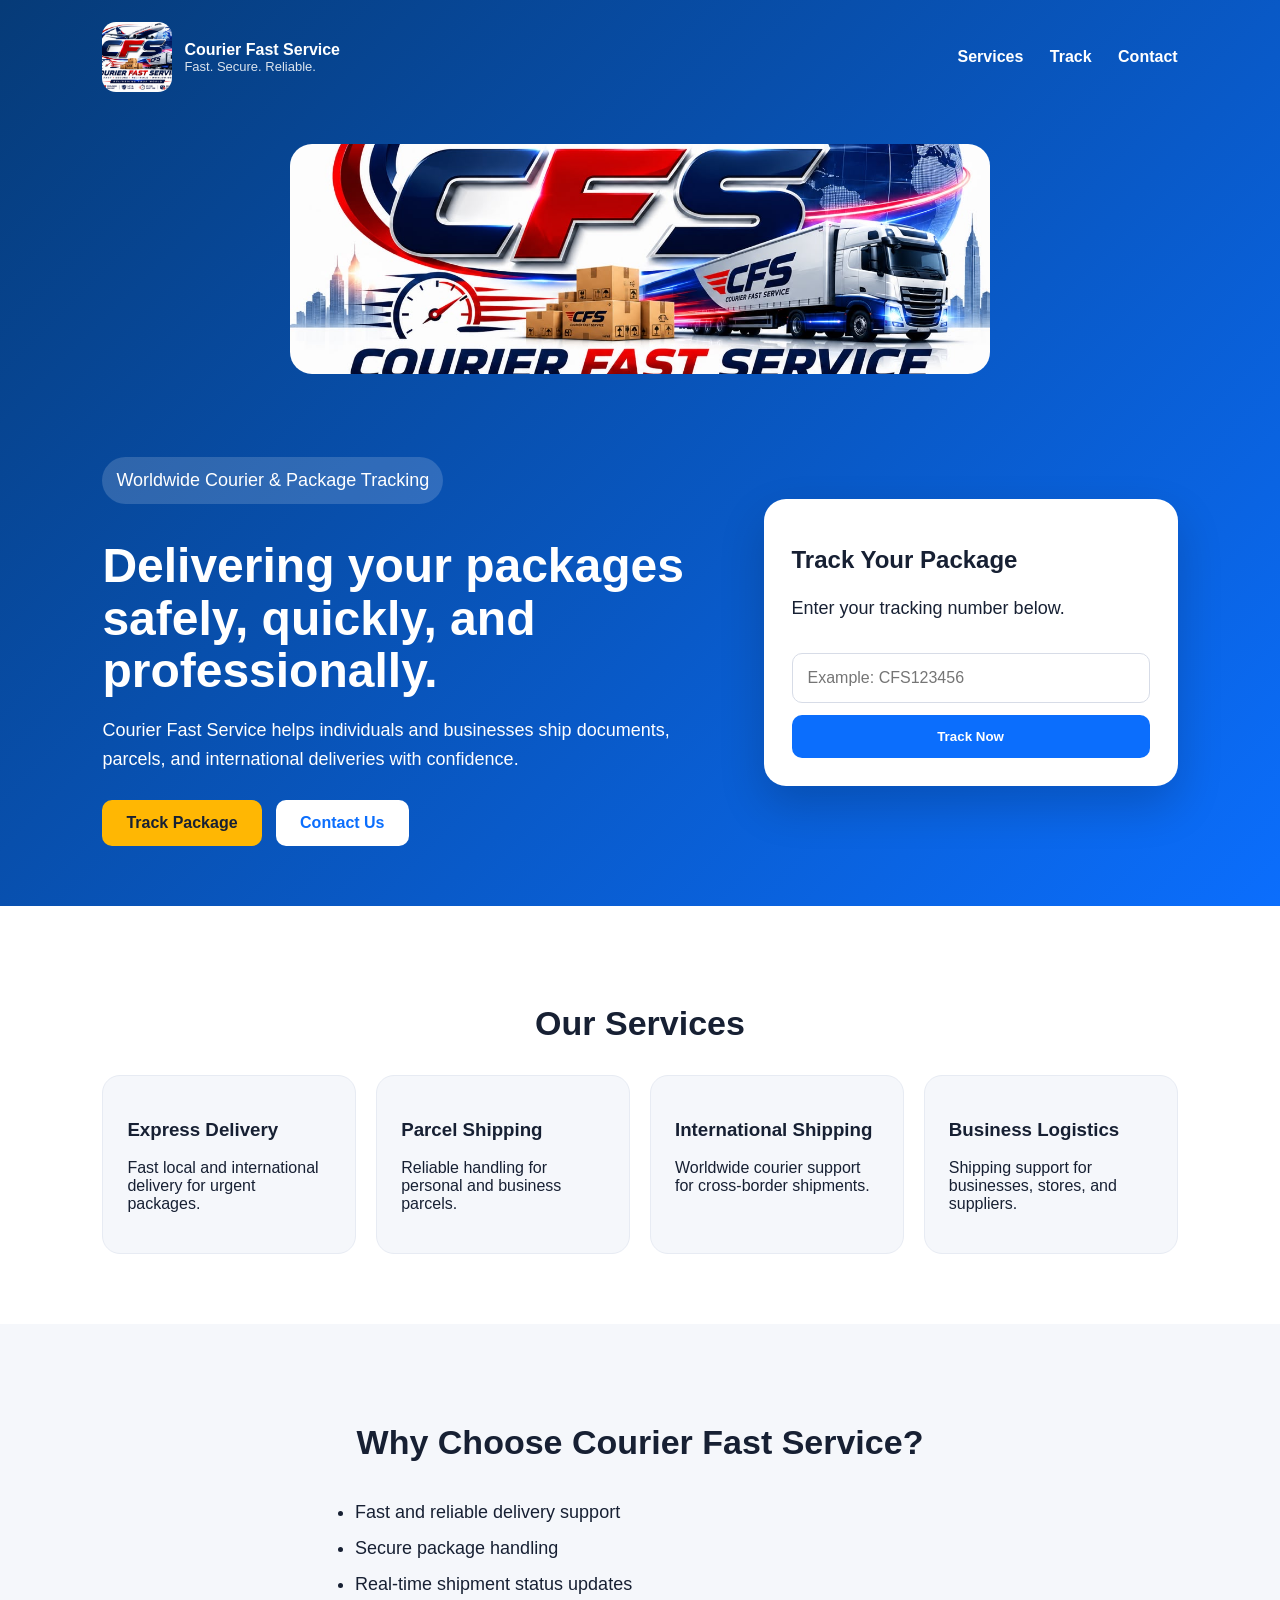
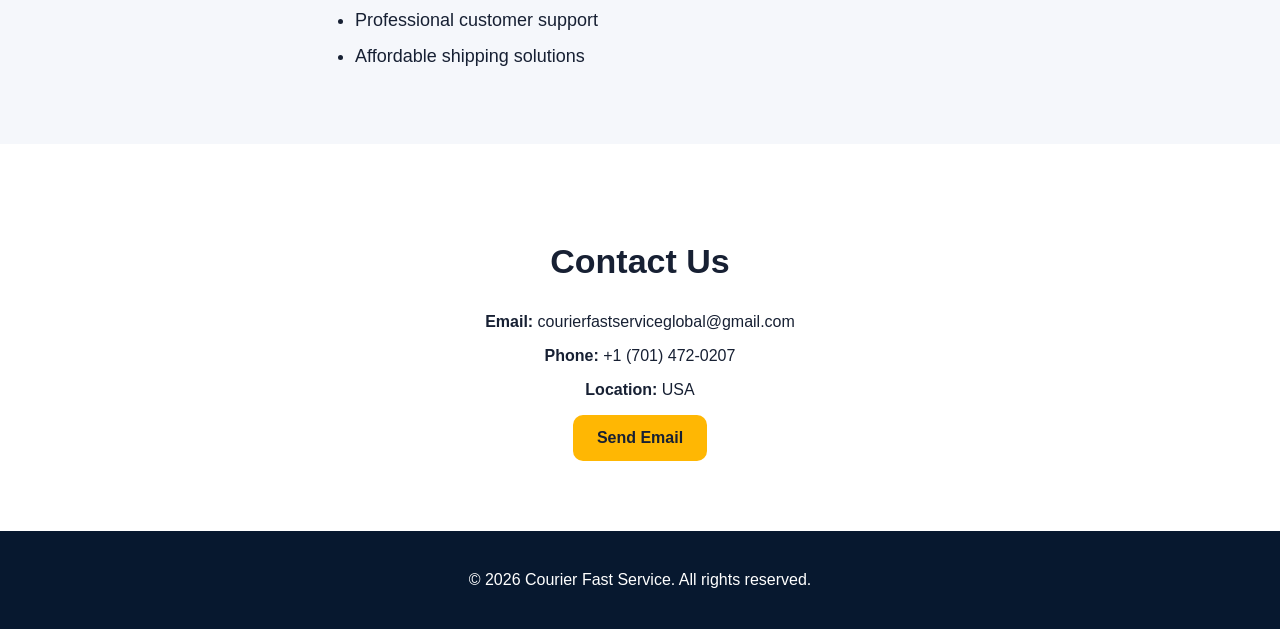
<file: index.html>
<!DOCTYPE html>
<html lang="en">
<head>
  <meta charset="UTF-8" />
  <meta name="viewport" content="width=device-width, initial-scale=1.0" />
  <title>Courier Fast Service</title>
  <link rel="stylesheet" href="style.css" />
</head>
<body>
  <header class="header">
    <nav class="nav">
      <div class="brand">
        <img src="IMG-20260707-WA0000.jpg" alt="Courier Fast Service" class="logo">
        <div>
          <strong>Courier Fast Service</strong>
          <span>Fast. Secure. Reliable.</span>
        </div>
      </div>
      <div class="nav-links">
        <a href="#services">Services</a>
        <a href="#track">Track</a>
        <a href="#contact">Contact</a>
      </div>
    </nav>

    <section class="hero">
      <div class="hero-image">
        <img src="IMG-20260707-WA0000.jpg" alt="Courier Fast Service Banner">
    </div>
      <div class="hero-text">
        <p class="badge">Worldwide Courier & Package Tracking</p>
        <h1>Delivering your packages safely, quickly, and professionally.</h1>
        <p>Courier Fast Service helps individuals and businesses ship documents, parcels, and international deliveries with confidence.</p>
        <div class="hero-buttons">
          <a href="#track" class="btn primary">Track Package</a>
          <a href="#contact" class="btn secondary">Contact Us</a>
        </div>
      </div>

      <div class="track-card" id="track">
        <h2>Track Your Package</h2>
        <p>Enter your tracking number below.</p>
        <input id="trackingInput" type="text" placeholder="Example: CFS123456" />
        <button onclick="trackPackage()">Track Now</button>
        <div id="trackingResult" class="result"></div>
      </div>
    </section>
  </header>

  <main>
    <section class="section" id="services">
      <h2>Our Services</h2>
      <div class="cards">
        <div class="card"><h3>Express Delivery</h3><p>Fast local and international delivery for urgent packages.</p></div>
        <div class="card"><h3>Parcel Shipping</h3><p>Reliable handling for personal and business parcels.</p></div>
        <div class="card"><h3>International Shipping</h3><p>Worldwide courier support for cross-border shipments.</p></div>
        <div class="card"><h3>Business Logistics</h3><p>Shipping support for businesses, stores, and suppliers.</p></div>
      </div>
    </section>

    <section class="section about">
      <h2>Why Choose Courier Fast Service?</h2>
      <ul>
        <li>Fast and reliable delivery support</li>
        <li>Secure package handling</li>
        <li>Real-time shipment status updates</li>
        <li>Professional customer support</li>
        <li>Affordable shipping solutions</li>
      </ul>
    </section>

    <section class="section contact" id="contact">
      <h2>Contact Us</h2>
      <p><strong>Email:</strong> courierfastserviceglobal@gmail.com</p>
      <p><strong>Phone:</strong> +1 (701) 472-0207</p>
      <p><strong>Location:</strong> USA</p>
      <a class="btn primary" href="mailto:courierfastserviceglobal@gmail.com">Send Email</a>
    </section>
  </main>

  <footer>
    <p>© 2026 Courier Fast Service. All rights reserved.</p>
  </footer>

  <script src="script.js"></script>
</body>
</html>
</file>
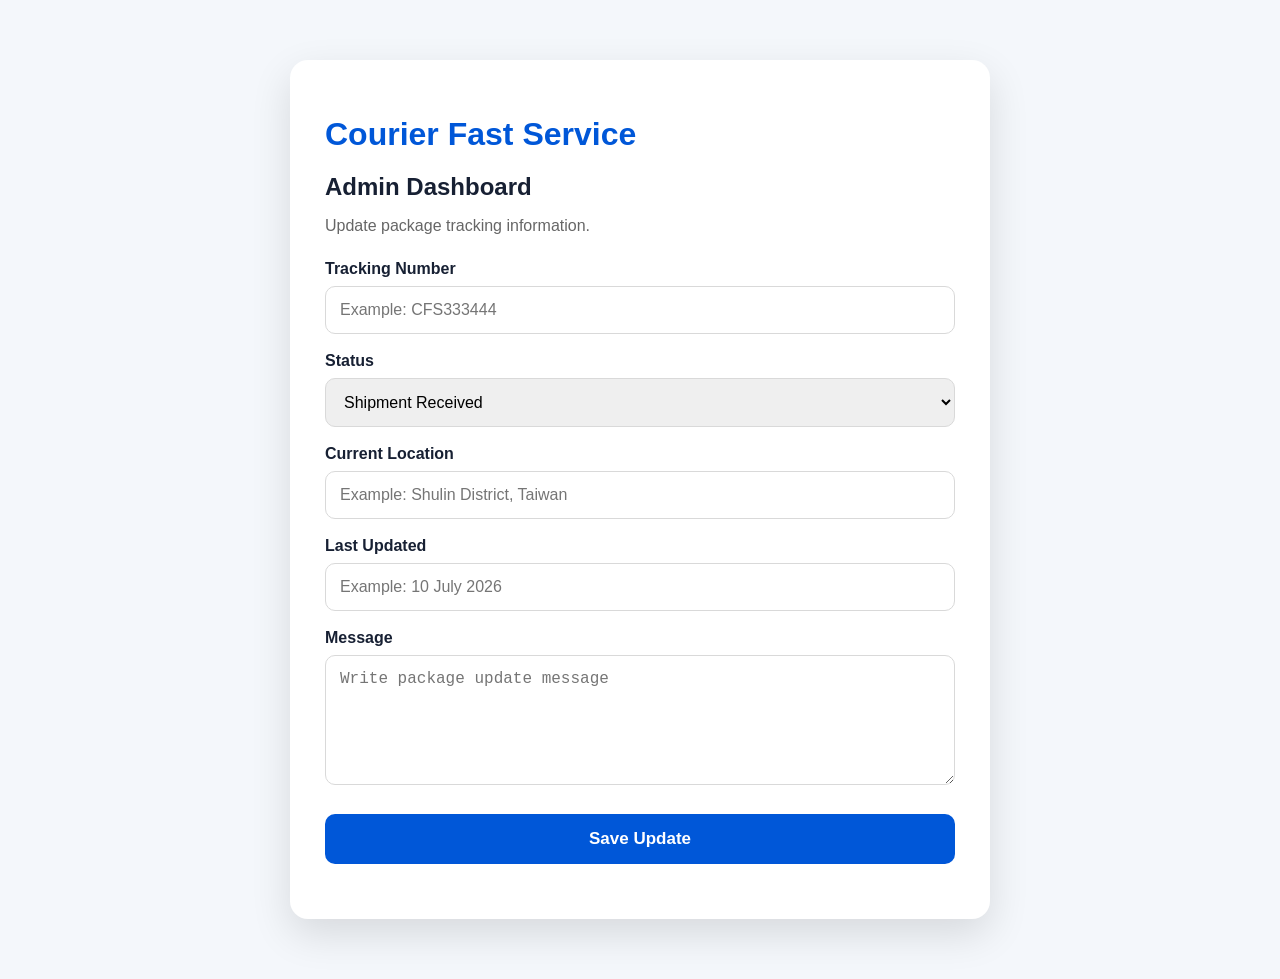
<file: admin.html>
<!DOCTYPE html>
<html lang="en">
<head>
  <meta charset="UTF-8">
  <meta name="viewport" content="width=device-width, initial-scale=1.0">
  <title>Courier Fast Service Admin</title>
  <link rel="stylesheet" href="style.css">
</head>
<body>

  <main class="admin-page">
    <div class="admin-card">
      <h1>Courier Fast Service</h1>
      <h2>Admin Dashboard</h2>
      <p>Update package tracking information.</p>

      <label>Tracking Number</label>
      <input id="adminTrackingNumber" type="text" placeholder="Example: CFS333444">

      <label>Status</label>
      <select id="adminStatus">
        <option value="Shipment Received">Shipment Received</option>
        <option value="Processing">Processing</option>
        <option value="In Transit">In Transit</option>
        <option value="Out for Delivery">Out for Delivery</option>
        <option value="Delivered">Delivered</option>
      </select>

      <label>Current Location</label>
      <input id="adminLocation" type="text" placeholder="Example: Shulin District, Taiwan">

      <label>Last Updated</label>
      <input id="adminUpdated" type="text" placeholder="Example: 10 July 2026">

      <label>Message</label>
      <textarea id="adminMessage" placeholder="Write package update message"></textarea>

      <button onclick="saveTrackingUpdate()">Save Update</button>

      <div id="adminResult"></div>
    </div>
  </main>

  <script>
    function saveTrackingUpdate() {
      const trackingNumber = document.getElementById("adminTrackingNumber").value.trim().toUpperCase();
      const status = document.getElementById("adminStatus").value;
      const location = document.getElementById("adminLocation").value.trim();
      const updated = document.getElementById("adminUpdated").value.trim();
      const message = document.getElementById("adminMessage").value.trim();
      const result = document.getElementById("adminResult");

      if (!trackingNumber || !location || !updated || !message) {
        result.innerHTML = "<p style='color:#c00000;'><strong>Please fill all fields.</strong></p>";
        return;
      }

      const packageData = {
        status: status,
        location: location,
        updated: updated,
        message: message
      };

      localStorage.setItem(trackingNumber, JSON.stringify(packageData));

      result.innerHTML = `
        <div style="margin-top:20px;padding:15px;background:#eaf8ef;border-radius:10px;color:#065f46;">
          <strong>Update saved successfully.</strong><br>
          Tracking Number: ${trackingNumber}<br>
          Status: ${status}
        </div>
      `;
    }
  </script>

</body>
                                                                               </html>
</file>
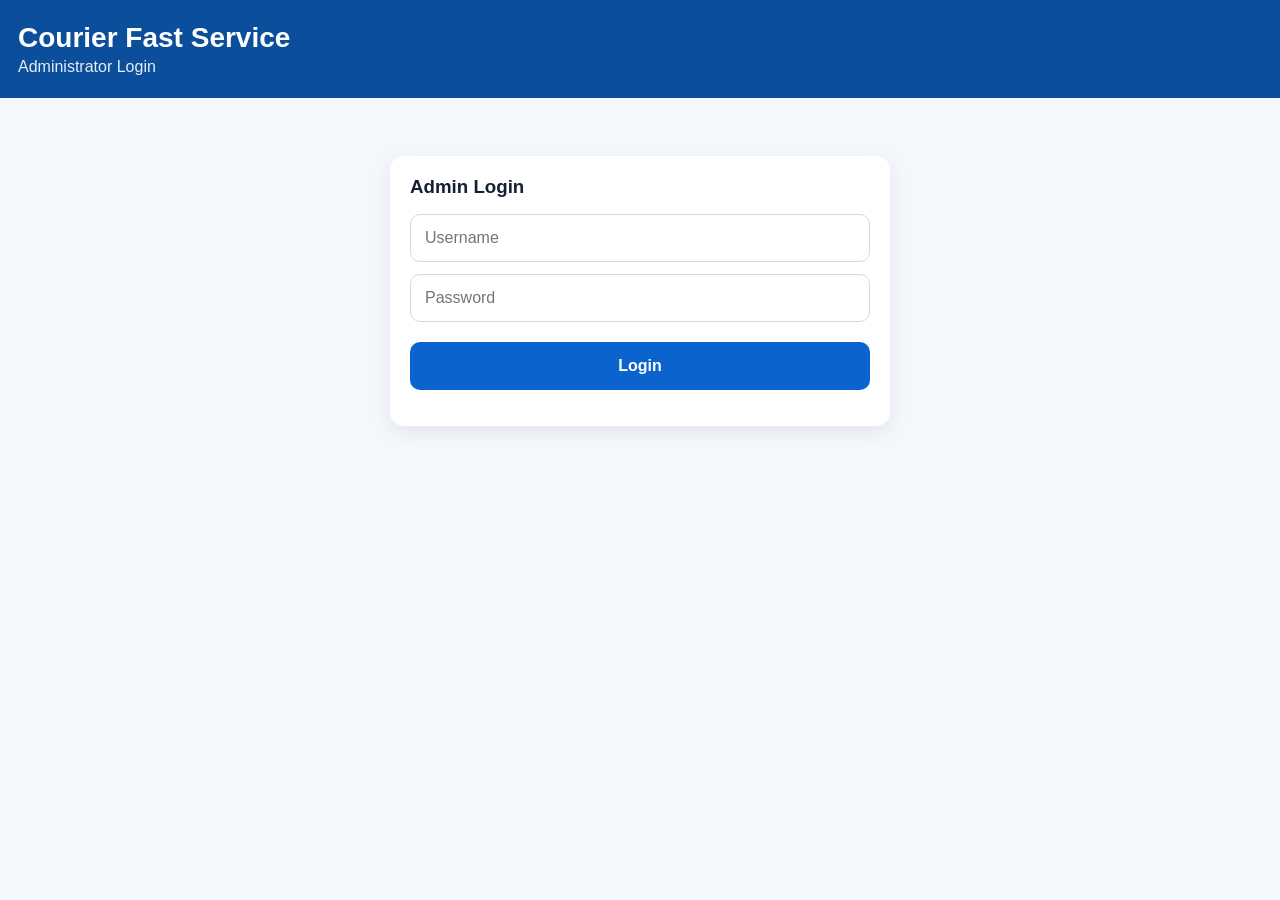
<file: v2/dashboard.html>
<!DOCTYPE html>
<html lang="en">
<head>
  <meta charset="UTF-8" />
  <meta name="viewport" content="width=device-width, initial-scale=1.0" />

  <title>Courier Fast Service - Admin Dashboard</title>

  <script>
    if (sessionStorage.getItem("cfsAdminLoggedIn") !== "true") {
      window.location.replace("login.html");
    }
  </script>

  <link rel="stylesheet" href="style.css" />
</head>

<body>

  <header class="topbar">
    <div>
      <h2>Courier Fast Service</h2>
      <p>Admin Dashboard</p>
    </div>

    <button
      type="button"
      id="logoutButton"
      class="logout-button"
    >
      Logout
    </button>
  </header>

  <main class="dashboard">

    <section class="statistics-grid">

      <article class="stat-card stat-total">
        <div class="stat-icon">📦</div>
        <div>
          <p>Total Shipments</p>
          <h3 id="totalShipments">0</h3>
        </div>
      </article>

      <article class="stat-card stat-transit">
        <div class="stat-icon">🚚</div>
        <div>
          <p>In Transit</p>
          <h3 id="inTransitCount">0</h3>
        </div>
      </article>

      <article class="stat-card stat-delivery">
        <div class="stat-icon">🚛</div>
        <div>
          <p>Out For Delivery</p>
          <h3 id="outForDeliveryCount">0</h3>
        </div>
      </article>

      <article class="stat-card stat-delivered">
        <div class="stat-icon">✅</div>
        <div>
          <p>Delivered</p>
          <h3 id="deliveredCount">0</h3>
        </div>
      </article>

      <article class="stat-card stat-pending">
        <div class="stat-icon">⏳</div>
        <div>
          <p>Pending</p>
          <h3 id="pendingCount">0</h3>
        </div>
      </article>

    </section>

    <section class="card">
      <h3>Create / Update Shipment</h3>

      <input
        type="text"
        id="trackingNumber"
        placeholder="Tracking Number (Leave empty for auto)"
      />

      <input
        type="text"
        id="senderName"
        placeholder="Sender Name"
      />

      <input
        type="text"
        id="senderPhone"
        placeholder="Sender Phone (Optional)"
      />

      <input
        type="email"
        id="senderEmail"
        placeholder="Sender Email (Optional)"
      />

      <textarea
        id="senderAddress"
        placeholder="Sender Address (Optional)"
      ></textarea>

      <input
        type="text"
        id="receiverName"
        placeholder="Receiver Name"
      />

      <input
        type="text"
        id="receiverPhone"
        placeholder="Receiver Phone (Optional)"
      />

      <input
        type="email"
        id="receiverEmail"
        placeholder="Receiver Email (Optional)"
      />

      <textarea
        id="receiverAddress"
        placeholder="Receiver Address (Optional)"
      ></textarea>

      <input
        type="text"
        id="origin"
        placeholder="Origin Country"
      />

      <input
        type="text"
        id="destination"
        placeholder="Destination Country"
      />

      <input
        type="text"
        id="currentLocation"
        placeholder="Current Location"
      />

      <textarea
        id="updateNote"
        placeholder="Update Note (Optional)"
      ></textarea>

      <input
        type="text"
        id="weight"
        placeholder="Package Weight (Optional)"
      />

      <input
        type="text"
        id="description"
        placeholder="Package Description (Optional)"
      />

      <input
        type="date"
        id="deliveryDate"
      />

      <label for="packagePhoto">
        Package Photo or Document (Optional)
      </label>

      <input
        type="file"
        id="packagePhoto"
        accept="image/*,.pdf"
      />

      <select id="status">
        <option value="Shipment Created">Shipment Created</option>
        <option value="Picked Up">Picked Up</option>
        <option value="In Transit">In Transit</option>
        <option value="Arrived At Sorting Center">Arrived At Sorting Center</option>
        <option value="Departed Sorting Center">Departed Sorting Center</option>
        <option value="Customs Clearance">Customs Clearance</option>
        <option value="Released By Customs">Released By Customs</option>
        <option value="Flight Dispatched">Flight Dispatched</option>
        <option value="Arrived Destination Country">Arrived Destination Country</option>
        <option value="Out For Delivery">Out For Delivery</option>
        <option value="Delivered">Delivered</option>
        <option value="Delivery Attempt Failed">Delivery Attempt Failed</option>
        <option value="On Hold">On Hold</option>
        <option value="Returned To Sender">Returned To Sender</option>
      </select>

      <button
        type="button"
        id="saveShipment"
      >
        Save Shipment
      </button>
    </section>

    <section class="card">
      <h3>Search Shipment</h3>

      <input
        type="text"
        id="searchTrackingNumber"
        placeholder="Enter Tracking Number"
        autocomplete="off"
      />

      <button
        type="button"
        id="searchShipmentButton"
      >
        Search Shipment
      </button>

      <button
        type="button"
        id="clearSearchButton"
      >
        Show All Shipments
      </button>

      <div id="searchMessage"></div>
    </section>

    <section class="card">
      <h3>Live Shipments</h3>

      <div id="shipmentList">
        Loading shipments...
      </div>
    </section>

  </main>

  <script type="module" src="shipment.js"></script>

  <script>
    document
      .getElementById("logoutButton")
      .addEventListener("click", function () {
        sessionStorage.removeItem("cfsAdminLoggedIn");
        window.location.replace("login.html");
      });
  </script>

</body>
  </html>
</file>
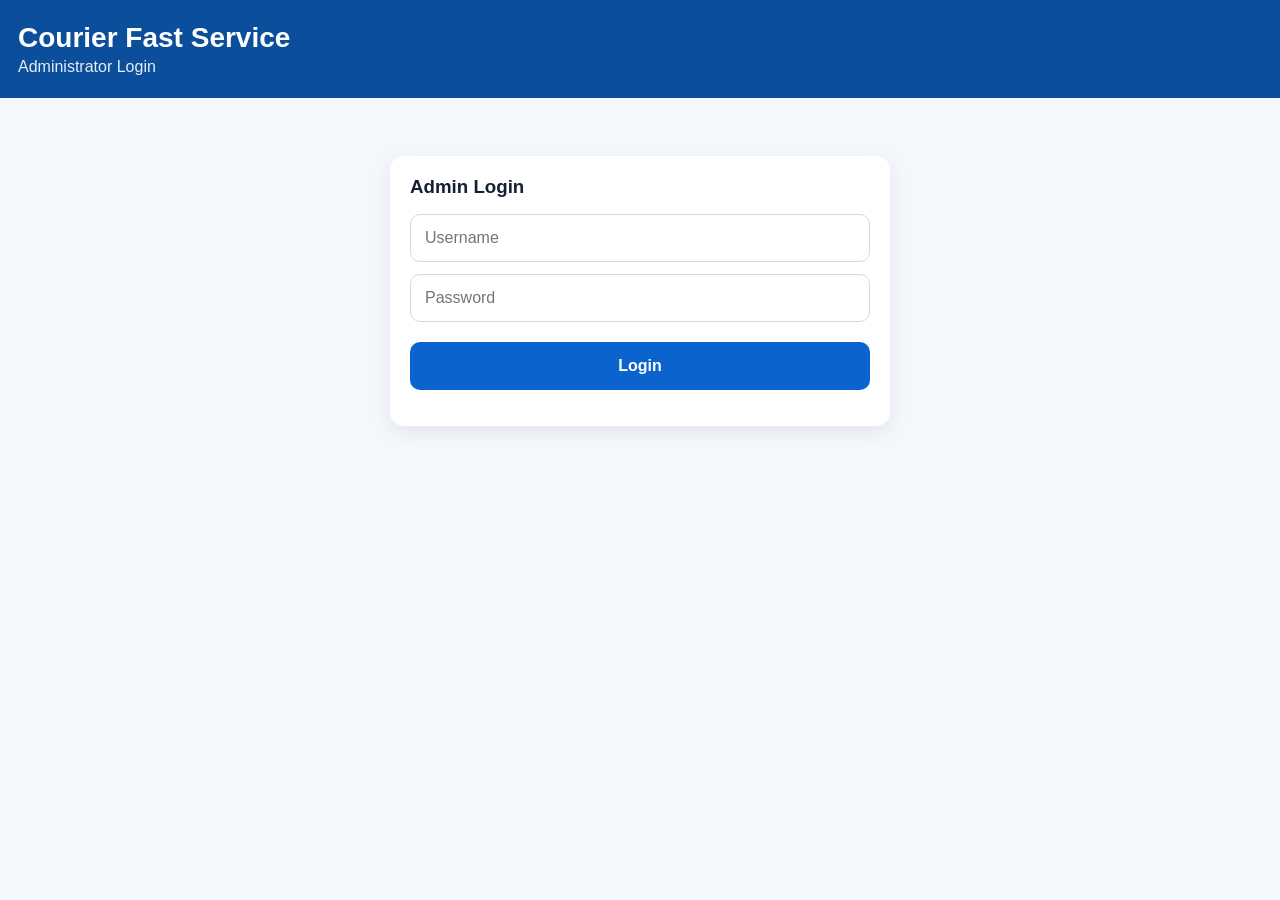
<file: v2/login.html>
<!DOCTYPE html>
<html lang="en">
<head>
  <meta charset="UTF-8" />
  <meta name="viewport" content="width=device-width, initial-scale=1.0" />

  <title>Courier Fast Service - Admin Login</title>

  <link rel="stylesheet" href="style.css" />
</head>

<body>

  <header class="topbar">
    <div>
      <h2>Courier Fast Service</h2>
      <p>Administrator Login</p>
    </div>
  </header>

  <main class="dashboard">

    <section
      class="card"
      style="max-width:500px;margin:40px auto;"
    >

      <h3>Admin Login</h3>

      <input
        type="text"
        id="username"
        placeholder="Username"
        autocomplete="username"
      />

      <input
        type="password"
        id="password"
        placeholder="Password"
        autocomplete="current-password"
      />

      <button
        type="button"
        id="loginButton"
      >
        Login
      </button>

      <p
        id="loginMessage"
        style="
          margin-top:15px;
          color:#c00000;
          font-weight:bold;
        "
      ></p>

    </section>

  </main>

  <script type="module">
    import {
      loginAdmin,
      redirectLoggedInAdmin
    } from "./auth.js";

    redirectLoggedInAdmin();

    const usernameInput =
      document.getElementById("username");

    const passwordInput =
      document.getElementById("password");

    const loginButton =
      document.getElementById("loginButton");

    const loginMessage =
      document.getElementById("loginMessage");

    function attemptLogin() {
      const username = usernameInput.value;
      const password = passwordInput.value;

      if (loginAdmin(username, password)) {
        loginMessage.textContent = "";
        window.location.replace("dashboard.html");
      } else {
        loginMessage.textContent =
          "Incorrect username or password.";
      }
    }

    loginButton.addEventListener(
      "click",
      attemptLogin
    );

    document.addEventListener(
      "keydown",
      (event) => {
        if (event.key === "Enter") {
          attemptLogin();
        }
      }
    );
  </script>

</body>
</html>
</file>
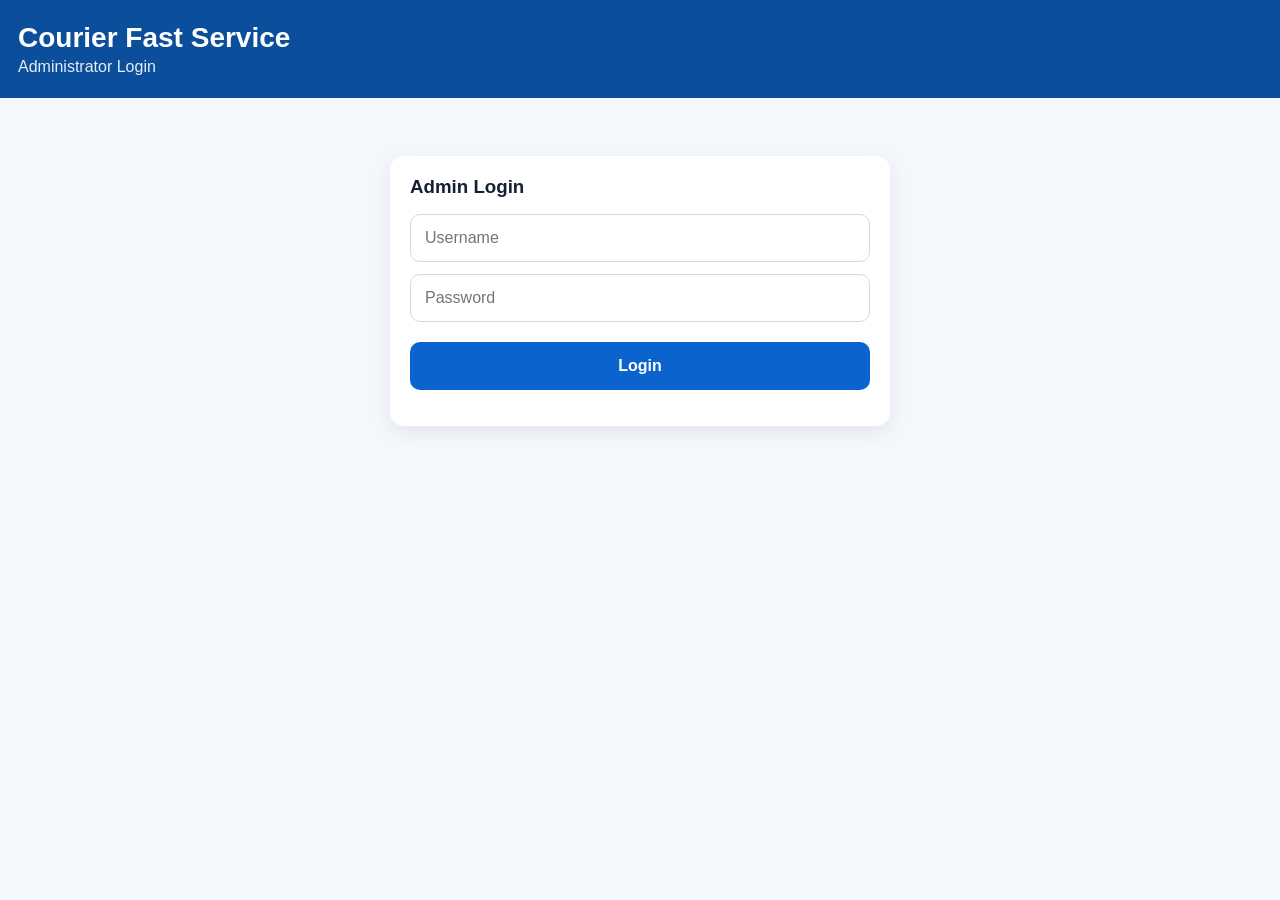
<file: v2/messages.html>
<!DOCTYPE html>
<html lang="en">
<head>
  <meta charset="UTF-8" />

  <meta
    name="viewport"
    content="width=device-width, initial-scale=1.0"
  />

  <title>Customer Messages - Courier Fast Service</title>

  <script>
    if (
      sessionStorage.getItem("cfsAdminLoggedIn") !== "true"
    ) {
      window.location.replace("login.html");
    }
  </script>

  <link rel="stylesheet" href="style.css" />

  <style>
    body {
      background: #f4f7fb;
    }

    .messages-page {
      width: min(100%, 1000px);
      margin: 0 auto;
      padding: 20px;
    }

    .page-header {
      display: flex;
      justify-content: space-between;
      align-items: center;
      gap: 15px;
      background: linear-gradient(
        135deg,
        #0b4f9c,
        #0b63ce
      );
      color: white;
      padding: 22px;
      border-radius: 0 0 16px 16px;
      margin-bottom: 20px;
    }

    .page-header h1 {
      margin: 0 0 5px;
      font-size: 28px;
    }

    .page-header p {
      margin: 0;
      opacity: 0.9;
    }

    .header-buttons {
      display: flex;
      gap: 10px;
    }

    .header-buttons button {
      width: auto;
      margin: 0;
      padding: 11px 16px;
    }

    .back-button {
      background: rgba(255, 255, 255, 0.18);
      border: 1px solid rgba(255, 255, 255, 0.4);
    }

    .logout-button {
      background: #c62828;
    }

    .message-card {
      background: white;
      border-radius: 14px;
      padding: 20px;
      margin-bottom: 18px;
      box-shadow: 0 6px 20px rgba(0, 0, 0, 0.08);
    }

    .message-card h2,
    .message-card h3 {
      margin-top: 0;
      color: #172033;
    }

    .search-row {
      display: grid;
      grid-template-columns: 1fr auto;
      gap: 10px;
    }

    .search-row input {
      margin: 0;
    }

    .search-row button {
      width: auto;
      margin: 0;
      padding-left: 24px;
      padding-right: 24px;
    }

    .shipment-summary {
      background: #eef5ff;
      border: 1px solid #cfe0f7;
      border-radius: 12px;
      padding: 18px;
      margin-top: 18px;
    }

    .shipment-summary h3 {
      color: #0b4f9c;
      margin-bottom: 14px;
    }

    .summary-grid {
      display: grid;
      grid-template-columns: repeat(
        2,
        minmax(0, 1fr)
      );
      gap: 12px;
    }

    .summary-item {
      background: white;
      border-radius: 10px;
      padding: 12px;
      border: 1px solid #dbe5f2;
    }

    .summary-label {
      display: block;
      color: #64748b;
      font-size: 12px;
      font-weight: 700;
      text-transform: uppercase;
      margin-bottom: 5px;
    }

    .summary-value {
      color: #172033;
      font-weight: 700;
      overflow-wrap: anywhere;
    }

    .message-form {
      display: none;
      margin-top: 20px;
    }

    .message-form.visible {
      display: block;
    }

    .message-form label {
      display: block;
      font-weight: 700;
      margin-bottom: 8px;
    }

    .message-form textarea {
      min-height: 130px;
    }

    .template-buttons {
      display: flex;
      flex-wrap: wrap;
      gap: 8px;
      margin-bottom: 14px;
    }

    .template-buttons button {
      width: auto;
      margin: 0;
      padding: 9px 12px;
      background: #e8f1ff;
      color: #0b4f9c;
      border: 1px solid #c8dcf5;
      font-size: 14px;
    }

    .template-buttons button:hover {
      background: #dceaff;
    }

    .message-actions {
      display: flex;
      gap: 10px;
    }

    .message-actions button {
      flex: 1;
    }

    .clear-button {
      background: #64748b;
    }

    .status-message {
      margin-top: 14px;
      font-weight: 700;
    }

    .status-success {
      color: #047857;
    }

    .status-error {
      color: #b91c1c;
    }

    .messages-list {
      margin-top: 18px;
    }

    .customer-message {
      position: relative;
      border: 1px solid #dbe2ea;
      border-radius: 12px;
      padding: 16px;
      margin-bottom: 14px;
      background: #ffffff;
    }

    .customer-message.unread {
      border-left: 5px solid #0b63ce;
      background: #f7fbff;
    }

    .message-top {
      display: flex;
      justify-content: space-between;
      gap: 14px;
      margin-bottom: 10px;
    }

    .message-title {
      font-weight: 700;
      color: #0b4f9c;
    }

    .message-date {
      color: #64748b;
      font-size: 13px;
      text-align: right;
    }

    .message-text {
      margin: 0;
      line-height: 1.6;
      color: #263244;
      white-space: pre-wrap;
      overflow-wrap: anywhere;
    }

    .message-meta {
      margin-top: 12px;
      padding-top: 10px;
      border-top: 1px solid #e5e9ef;
      color: #64748b;
      font-size: 13px;
    }

    .message-buttons {
      display: flex;
      gap: 8px;
      margin-top: 12px;
    }

    .message-buttons button {
      width: auto;
      margin: 0;
      padding: 9px 13px;
      font-size: 14px;
    }

    .read-button {
      background: #047857;
    }

    .delete-button {
      background: #c62828;
    }

    .empty-state {
      text-align: center;
      padding: 30px 15px;
      color: #64748b;
    }

    @media (max-width: 650px) {
      .messages-page {
        padding: 10px;
      }

      .page-header {
        align-items: flex-start;
        flex-direction: column;
      }

      .header-buttons {
        width: 100%;
      }

      .header-buttons button {
        flex: 1;
      }

      .search-row {
        grid-template-columns: 1fr;
      }

      .search-row button {
        width: 100%;
      }

      .summary-grid {
        grid-template-columns: 1fr;
      }

      .message-actions {
        flex-direction: column;
      }

      .message-top {
        flex-direction: column;
      }

      .message-date {
        text-align: left;
      }

      .message-buttons {
        flex-direction: column;
      }

      .message-buttons button {
        width: 100%;
      }
    }
  </style>
</head>

<body>

  <header class="page-header">
    <div>
      <h1>Customer Messages</h1>
      <p>
        Send shipment updates to customers
      </p>
    </div>

    <div class="header-buttons">
      <button
        type="button"
        id="backButton"
        class="back-button"
      >
        Dashboard
      </button>

      <button
        type="button"
        id="logoutButton"
        class="logout-button"
      >
        Logout
      </button>
    </div>
  </header>

  <main class="messages-page">

    <section class="message-card">
      <h2>Find Shipment</h2>

      <div class="search-row">
        <input
          type="text"
          id="trackingInput"
          placeholder="Enter tracking number"
          autocomplete="off"
        />

        <button
          type="button"
          id="searchButton"
        >
          Search
        </button>
      </div>

      <div
        id="searchStatus"
        class="status-message"
      ></div>

      <div id="shipmentSummary"></div>
    </section>

    <section
      id="messageForm"
      class="message-card message-form"
    >
      <h2>Send Customer Update</h2>

      <label>Quick message templates</label>

      <div class="template-buttons">
        <button
          type="button"
          data-message="Your shipment has been registered and is being prepared for processing."
        >
          Shipment registered
        </button>

        <button
          type="button"
          data-message="Your shipment has been picked up from the sender and is moving to the sorting center."
        >
          Picked up
        </button>

        <button
          type="button"
          data-message="Your shipment has arrived at the sorting center and is being processed."
        >
          Sorting center
        </button>

        <button
          type="button"
          data-message="Your shipment is currently in transit to the destination country."
        >
          In transit
        </button>

        <button
          type="button"
          data-message="Your shipment is currently undergoing customs clearance."
        >
          Customs clearance
        </button>

        <button
          type="button"
          data-message="Your shipment has been released by customs and will continue to its destination."
        >
          Customs released
        </button>

        <button
          type="button"
          data-message="Your shipment has arrived in the destination country."
        >
          Destination country
        </button>

        <button
          type="button"
          data-message="Your shipment is out for delivery. Please ensure someone is available to receive it."
        >
          Out for delivery
        </button>

        <button
          type="button"
          data-message="Your shipment has been delivered successfully. Thank you for choosing Courier Fast Service."
        >
          Delivered
        </button>

        <button
          type="button"
          data-message="Delivery was attempted but could not be completed. Please contact Courier Fast Service for assistance."
        >
          Delivery attempted
        </button>
      </div>

      <label for="messageSubject">
        Message title
      </label>

      <input
        type="text"
        id="messageSubject"
        placeholder="Example: Shipment Update"
      />

      <label for="messageText">
        Customer message
      </label>

      <textarea
        id="messageText"
        placeholder="Write the shipment update here..."
      ></textarea>

      <div class="message-actions">
        <button
          type="button"
          id="sendMessageButton"
        >
          Send Message
        </button>

        <button
          type="button"
          id="clearMessageButton"
          class="clear-button"
        >
          Clear Message
        </button>
      </div>

      <div
        id="sendStatus"
        class="status-message"
      ></div>
    </section>

    <section
      id="messagesSection"
      class="message-card message-form"
    >
      <h2>Message History</h2>

      <div id="messagesList">
        <div class="empty-state">
          Search for a shipment to view its messages.
        </div>
      </div>
    </section>

  </main>

  <script type="module">
    import { database } from "./firebase-config.js";

    import {
      ref,
      get,
      set,
      child
    } from "https://www.gstatic.com/firebasejs/12.0.0/firebase-database.js";

    let currentTrackingNumber = "";
    let currentShipment = null;

    function clean(value) {
      return String(value || "").trim();
    }

    function cleanTrackingNumber(value) {
      return clean(value)
        .toUpperCase()
        .replace(/[^A-Z0-9]/g, "");
    }

    function escapeHtml(value) {
      return String(value || "")
        .replaceAll("&", "&amp;")
        .replaceAll("<", "&lt;")
        .replaceAll(">", "&gt;")
        .replaceAll('"', "&quot;")
        .replaceAll("'", "&#039;");
    }

    function formatDate(value) {
      if (!value) {
        return "Date unavailable";
      }

      const date = new Date(value);

      if (Number.isNaN(date.getTime())) {
        return String(value);
      }

      return date.toLocaleString();
    }

    function setStatus(elementId, message, type) {
      const element =
        document.getElementById(elementId);

      if (!element) {
        return;
      }

      element.textContent = message || "";
      element.className = "status-message";

      if (type === "success") {
        element.classList.add("status-success");
      }

      if (type === "error") {
        element.classList.add("status-error");
      }
    }

    function buildShipmentSummary(shipment) {
      return `
        <div class="shipment-summary">
          <h3>
            Shipment ${escapeHtml(
              shipment.trackingNumber ||
              currentTrackingNumber
            )}
          </h3>

          <div class="summary-grid">

            <div class="summary-item">
              <span class="summary-label">
                Receiver
              </span>

              <span class="summary-value">
                ${escapeHtml(
                  shipment.receiverName ||
                  "Not added"
                )}
              </span>
            </div>

            <div class="summary-item">
              <span class="summary-label">
                Current status
              </span>

              <span class="summary-value">
                ${escapeHtml(
                  shipment.status ||
                  "Shipment Created"
                )}
              </span>
            </div>

            <div class="summary-item">
              <span class="summary-label">
                Current location
              </span>

              <span class="summary-value">
                ${escapeHtml(
                  shipment.currentLocation ||
                  "Not added"
                )}
              </span>
            </div>

            <div class="summary-item">
              <span class="summary-label">
                Destination
              </span>

              <span class="summary-value">
                ${escapeHtml(
                  shipment.destination ||
                  "Not added"
                )}
              </span>
            </div>

          </div>
        </div>
      `;
    }

    function buildMessages(messages) {
      if (
        !Array.isArray(messages) ||
        messages.length === 0
      ) {
        return `
          <div class="empty-state">
            No customer messages have been sent yet.
          </div>
        `;
      }

      return messages
        .map((message, index) => {
          const unreadClass =
            message.read === false
              ? "unread"
              : "";

          const readButton =
            message.read === false
              ? `
                <button
                  type="button"
                  class="read-button"
                  onclick="markMessageRead(${index})"
                >
                  Mark as Read
                </button>
              `
              : "";

          return `
            <article
              class="customer-message ${unreadClass}"
            >
              <div class="message-top">
                <div class="message-title">
                  ${escapeHtml(
                    message.subject ||
                    "Shipment Update"
                  )}
                </div>

                <div class="message-date">
                  ${escapeHtml(
                    formatDate(message.date)
                  )}
                </div>
              </div>

              <p class="message-text">
                ${escapeHtml(message.text || "")}
              </p>

              <div class="message-meta">
                Status when sent:
                <strong>
                  ${escapeHtml(
                    message.shipmentStatus ||
                    "Not available"
                  )}
                </strong>
              </div>

              <div class="message-buttons">
                ${readButton}

                <button
                  type="button"
                  class="delete-button"
                  onclick="deleteCustomerMessage(${index})"
                >
                  Delete Message
                </button>
              </div>
            </article>
          `;
        })
        .reverse()
        .join("");
    }

    function displayMessages() {
      const messagesList =
        document.getElementById("messagesList");

      if (!messagesList) {
        return;
      }

      messagesList.innerHTML =
        buildMessages(
          currentShipment?.messages || []
        );
    }

    async function searchShipment() {
      const input =
        document.getElementById("trackingInput");

      const trackingNumber =
        cleanTrackingNumber(input?.value);

      setStatus("searchStatus", "", "");

      document.getElementById(
        "shipmentSummary"
      ).innerHTML = "";

      document
        .getElementById("messageForm")
        .classList.remove("visible");

      document
        .getElementById("messagesSection")
        .classList.remove("visible");

      if (!trackingNumber) {
        setStatus(
          "searchStatus",
          "Please enter a tracking number.",
          "error"
        );

        return;
      }

      setStatus(
        "searchStatus",
        "Searching shipment...",
        ""
      );

      let snapshot;

      try {
        snapshot = await get(
          child(
            ref(database),
            "shipments/" + trackingNumber
          )
        );
      } catch (error) {
        console.error(error);

        setStatus(
          "searchStatus",
          "Unable to connect to the database.",
          "error"
        );

        return;
      }

      if (!snapshot.exists()) {
        setStatus(
          "searchStatus",
          "Shipment not found.",
          "error"
        );

        return;
      }

      currentTrackingNumber = trackingNumber;
      currentShipment = snapshot.val();

      document.getElementById(
        "shipmentSummary"
      ).innerHTML =
        buildShipmentSummary(currentShipment);

      document
        .getElementById("messageForm")
        .classList.add("visible");

      document
        .getElementById("messagesSection")
        .classList.add("visible");

      displayMessages();

      setStatus(
        "searchStatus",
        "Shipment found.",
        "success"
      );
    }

    async function sendCustomerMessage() {
      if (
        !currentTrackingNumber ||
        !currentShipment
      ) {
        setStatus(
          "sendStatus",
          "Please search for a shipment first.",
          "error"
        );

        return;
      }

      const subject = clean(
        document.getElementById(
          "messageSubject"
        )?.value
      );

      const text = clean(
        document.getElementById(
          "messageText"
        )?.value
      );

      if (!text) {
        setStatus(
          "sendStatus",
          "Please enter a customer message.",
          "error"
        );

        return;
      }

      const oldMessages =
        Array.isArray(currentShipment.messages)
          ? currentShipment.messages
          : [];

      const newMessage = {
        subject: subject || "Shipment Update",
        text,
        date: new Date().toISOString(),
        shipmentStatus:
          currentShipment.status ||
          "Shipment Created",
        read: false
      };

      const updatedMessages = [
        ...oldMessages,
        newMessage
      ];

      setStatus(
        "sendStatus",
        "Sending message...",
        ""
      );

      try {
        await set(
          ref(
            database,
            "shipments/" +
              currentTrackingNumber +
              "/messages"
          ),
          updatedMessages
        );
      } catch (error) {
        console.error(error);

        setStatus(
          "sendStatus",
          "The message could not be saved.",
          "error"
        );

        return;
      }

      currentShipment.messages =
        updatedMessages;

      document.getElementById(
        "messageSubject"
      ).value = "";

      document.getElementById(
        "messageText"
      ).value = "";

      displayMessages();

      setStatus(
        "sendStatus",
        "Customer message sent successfully.",
        "success"
      );
    }

    window.markMessageRead =
      async function (index) {
        const messages =
          Array.isArray(currentShipment?.messages)
            ? [...currentShipment.messages]
            : [];

        if (!messages[index]) {
          return;
        }

        messages[index] = {
          ...messages[index],
          read: true
        };

        try {
          await set(
            ref(
              database,
              "shipments/" +
                currentTrackingNumber +
                "/messages"
            ),
            messages
          );
        } catch (error) {
          console.error(error);
          alert("Unable to update the message.");
          return;
        }

        currentShipment.messages = messages;
        displayMessages();
      };

    window.deleteCustomerMessage =
      async function (index) {
        const confirmed = confirm(
          "Delete this customer message?"
        );

        if (!confirmed) {
          return;
        }

        const messages =
          Array.isArray(currentShipment?.messages)
            ? [...currentShipment.messages]
            : [];

        messages.splice(index, 1);

        try {
          await set(
            ref(
              database,
              "shipments/" +
                currentTrackingNumber +
                "/messages"
            ),
            messages
          );
        } catch (error) {
          console.error(error);
          alert("Unable to delete the message.");
          return;
        }

        currentShipment.messages = messages;
        displayMessages();
      };

    document.addEventListener(
      "DOMContentLoaded",
      () => {
        const searchButton =
          document.getElementById(
            "searchButton"
          );

        const trackingInput =
          document.getElementById(
            "trackingInput"
          );

        const sendButton =
          document.getElementById(
            "sendMessageButton"
          );

        const clearButton =
          document.getElementById(
            "clearMessageButton"
          );

        const backButton =
          document.getElementById(
            "backButton"
          );

        const logoutButton =
          document.getElementById(
            "logoutButton"
          );

        if (searchButton) {
          searchButton.addEventListener(
            "click",
            searchShipment
          );
        }

        if (trackingInput) {
          trackingInput.addEventListener(
            "keydown",
            (event) => {
              if (event.key === "Enter") {
                searchShipment();
              }
            }
          );
        }

        if (sendButton) {
          sendButton.addEventListener(
            "click",
            sendCustomerMessage
          );
        }

        if (clearButton) {
          clearButton.addEventListener(
            "click",
            () => {
              document.getElementById(
                "messageSubject"
              ).value = "";

              document.getElementById(
                "messageText"
              ).value = "";

              setStatus(
                "sendStatus",
                "",
                ""
              );
            }
          );
        }

        if (backButton) {
          backButton.addEventListener(
            "click",
            () => {
              window.location.href =
                "dashboard.html";
            }
          );
        }

        if (logoutButton) {
          logoutButton.addEventListener(
            "click",
            () => {
              sessionStorage.removeItem(
                "cfsAdminLoggedIn"
              );

              window.location.replace(
                "login.html"
              );
            }
          );
        }

        document
          .querySelectorAll("[data-message]")
          .forEach((button) => {
            button.addEventListener(
              "click",
              () => {
                document.getElementById(
                  "messageSubject"
                ).value =
                  "Shipment Update";

                document.getElementById(
                  "messageText"
                ).value =
                  button.dataset.message || "";
              }
            );
          });
      }
    );
  </script>

</body>
</html>
</file>
<file: style.css>
* {
  box-sizing: border-box;
}

body {
  margin: 0;
  font-family: Arial, sans-serif;
  color: #172033;
  background: #f5f7fb;
}

.header {
  background: linear-gradient(135deg, #063b78, #0b6efd);
  color: white;
  min-height: 90vh;
}

.nav {
  display: flex;
  justify-content: space-between;
  align-items: center;
  padding: 22px 8%;
}

.brand {
  display: flex;
  align-items: center;
  gap: 12px;
}

.logo {
  width: 70px;
  height: 70px;
  border-radius: 14px;
  object-fit: cover;
  background: white;
}
  
  

.brand span {
  display: block;
  font-size: 13px;
  opacity: .85;
}

.nav-links a {
  color: white;
  text-decoration: none;
  margin-left: 22px;
  font-weight: 600;
}

.hero {
  display: grid;
  grid-template-columns: 1.2fr .8fr;
  gap: 40px;
  padding: 30px 8% 60px;
  align-items: center;
}

.badge {
  background: rgba(255,255,255,.16);
  display: inline-block;
  padding: 9px 14px;
  border-radius: 30px;
}

.hero h1 {
  font-size: 48px;
  line-height: 1.1;
  margin: 18px 0;
}

.hero p {
  font-size: 18px;
  line-height: 1.6;
}

.hero-buttons {
  margin-top: 26px;
}

.btn, button {
  display: inline-block;
  padding: 14px 24px;
  border-radius: 10px;
  border: 0;
  text-decoration: none;
  font-weight: 700;
  cursor: pointer;
}

.primary {
  background: #ffb703;
  color: #172033;
}

.secondary {
  background: white;
  color: #0b6efd;
  margin-left: 10px;
}

.track-card {
  background: white;
  color: #172033;
  border-radius: 22px;
  padding: 28px;
  box-shadow: 0 20px 45px rgba(0,0,0,.18);
}

.track-card input {
  width: 100%;
  padding: 15px;
  border: 1px solid #d7dce7;
  border-radius: 10px;
  margin: 12px 0;
  font-size: 16px;
}

.track-card button {
  width: 100%;
  background: #0b6efd;
  color: white;
}

.result {
  margin-top: 15px;
  padding: 14px;
  border-radius: 10px;
  background: #eef5ff;
  display: none;
}

.section {
  padding: 70px 8%;
  background: white;
}

.section:nth-child(even) {
  background: #f5f7fb;
}

.section h2 {
  font-size: 34px;
  text-align: center;
  margin-bottom: 32px;
}

.cards {
  display: grid;
  grid-template-columns: repeat(4, 1fr);
  gap: 20px;
}

.card {
  background: #f5f7fb;
  padding: 24px;
  border-radius: 18px;
  border: 1px solid #e7ebf3;
}

.about ul {
  max-width: 650px;
  margin: auto;
  line-height: 2;
  font-size: 18px;
}

.contact {
  text-align: center;
}

footer {
  background: #07182f;
  color: white;
  text-align: center;
  padding: 24px;
}

@media (max-width: 800px) {
  .nav, .hero {
    display: block;
  }

  .nav-links {
    margin-top: 15px;
  }

  .nav-links a {
    margin-left: 0;
    margin-right: 12px;
  }

  .hero h1 {
    font-size: 34px;
  }

  .track-card {
    margin-top: 30px;
  }

  .cards {
    grid-template-columns: 1fr;
  }

  .secondary {
    margin-left: 0;
    margin-top: 10px;
  }
}
.hero-image img {
    width: 100%;
    max-width: 700px;
    height: 230px;
    object-fit: cover;
    border-radius: 22px;
    display: block;
    margin: 0 auto 25px;
  }
.hero-image {
  grid-column: 1 / -1;
  width: 100%;
  overflow: hidden;
      }
.step {
  padding: 14px;
  margin: 12px 0;
  border-left: 5px solid #d9d9d9;
  background: #f7f7f7;
  border-radius: 8px;
  font-size: 16px;
}

.step.complete {
  border-left: 5px solid #28a745;
  background: #eaf8ef;
  font-weight: bold;
}

.step.active {
  border-left: 5px solid #ff9800;
  background: #fff7e8;
  font-weight: bold;
  animation: pulse 1.5s infinite;
}

@keyframes pulse {
  0% {
    transform: scale(1);
  }

  50% {
    transform: scale(1.02);
  }

  100% {
    transform: scale(1);
  }
  }
.route-line{
    position: relative;
    margin: 25px 0 45px;
    background: #dfe7f2;
    border-radius: 20px;
    height: 12px;
    overflow: hidden;
      }

.route-fill {
  height: 100%;
  width: 70%;
  background: linear-gradient(90deg, #22c55e, #f59e0b);
  border-radius: 999px;
  animation: routeGlow 1.6s infinite;
}

.route-truck{
    position:absolute;
    top:-22px;
    left:65%;
    transform:translateX(-50%);
    font-size:30px;
    animation:truckBounce .8s infinite alternate;
    z-index:5;
  }

@keyframes routeGlow {
  0%, 100% {
    opacity: .75;
  }
  50% {
    opacity: 1;
  }
}

@keyframes truckBounce{
    from{
        transform:translate(-50%,0);
    }
    to{
        transform:translate(-50%,-5px);
    }
}
.tracking-panel {
  background: #eef7ff;
  border-radius: 18px;
  padding: 22px;
  margin-top: 22px;
}

.tracking-panel h3 {
  margin-bottom: 22px;
  color: #111827;
}

.route-wrap {
  position: relative;
  margin: 22px 0 34px;
  height: 38px;
}

.route-line {
  position: absolute;
  left: 0;
  top: 15px;
  width: 100%;
  height: 12px;
  background: #dce7f3;
  border-radius: 999px;
  overflow: hidden;
}

.route-fill {
  height: 100%;
  background: linear-gradient(90deg, #22c55e, #84cc16, #f59e0b);
  border-radius: 999px;
  transition: width 0.8s ease;
  animation: routeGlow 1.6s infinite;
}

.route-truck {
  position: absolute;
  top: -7px;
  transform: translateX(-50%);
  font-size: 30px;
  z-index: 5;
  transition: left 0.8s ease-in-out;
  animation: none;
}

.tracking-steps {
  display: flex;
  flex-direction: column;
  gap: 14px;
}

.tracking-step {
  display: flex;
  align-items: center;
  gap: 13px;
  padding: 15px;
  background: #f8fafc;
  border-left: 6px solid #d1d5db;
  border-radius: 12px;
  font-weight: 600;
  color: #111827;
}

.tracking-step.completed {
  background: #eaf8ef;
  border-left-color: #22c55e;
}

.tracking-step.active {
  background: #fff7e6;
  border-left-color: #ff9800;
  animation: pulse 1.5s infinite;
}

.step-icon {
  font-size: 22px;
  width: 28px;
  text-align: center;
}

.tracking-details {
  margin-top: 22px;
  padding: 18px;
  background: #e8f3ff;
  border-radius: 14px;
  color: #111827;
}

.tracking-details p {
  margin: 0 0 14px;
  line-height: 1.5;
}

.tracking-details p:last-child {
  margin-bottom: 0;
}

.delivered-success {
  margin-top: 20px;
  padding: 22px;
  text-align: center;
  background: #eaf8ef;
  border: 2px solid #22c55e;
  border-radius: 16px;
}

.delivered-check {
  font-size: 54px;
  color: #22c55e;
  font-weight: bold;
}

.delivered-success h3 {
  color: #065f46;
  margin: 8px 0;
}

.delivered-success p {
  color: #047857;
  margin: 0;
}

.tracking-error {
  margin-top: 20px;
  padding: 18px;
  background: #ffeaea;
  color: #c00000;
  border-radius: 12px;
}

@keyframes routeGlow {
  0%, 100% {
    opacity: 0.75;
  }
  50% {
    opacity: 1;
  }
}



@keyframes pulse {
  0%, 100% {
    transform: scale(1);
  }
  50% {
    transform: scale(1.02);
  }
}
.tracking-panel {
  background: #eef7ff;
  border-radius: 18px;
  padding: 24px;
  margin-top: 22px;
}

.tracking-panel h3 {
  color: #111827;
  margin-bottom: 25px;
}

.route-area {
  position: relative;
  height: 45px;
  margin: 10px 0 28px;
}

.route-line {
  position: absolute;
  top: 18px;
  left: 0;
  width: 100%;
  height: 12px;
  background: #dce7f3;
  border-radius: 999px;
  overflow: hidden;
}

.route-fill {
  height: 100%;
  background: linear-gradient(90deg, #22c55e, #84cc16, #f59e0b);
  border-radius: 999px;
  transition: width 0.8s ease-in-out;
}

.route-truck {
  position: absolute;
  top: -5px;
  transform: translateX(-50%);
  font-size: 30px;
  z-index: 5;
  transition: left 0.8s ease-in-out;
  animation: truckMove 2.5s infinite ease-in-out;
}

.tracking-steps {
  display: flex;
  flex-direction: column;
  gap: 14px;
}

.tracking-step {
  display: flex;
  align-items: center;
  gap: 14px;
  padding: 16px;
  background: #f8fafc;
  border-left: 6px solid #d1d5db;
  border-radius: 14px;
  color: #111827;
  font-weight: 700;
}

.tracking-step.complete {
  background: #eaf8ef;
  border-left-color: #22c55e;
}

.tracking-step.active {
  background: #fff7e6;
  border-left-color: #ff9800;
}

.step-icon {
  font-size: 24px;
  width: 30px;
  text-align: center;
}

.tracking-details {
  margin-top: 24px;
  padding: 20px;
  background: #e8f3ff;
  border-radius: 14px;
  color: #111827;
}

.tracking-details p {
  margin: 0 0 16px;
  line-height: 1.5;
}

.tracking-details p:last-child {
  margin-bottom: 0;
}

.delivered-box {
  margin-top: 20px;
  padding: 22px;
  text-align: center;
  background: #eaf8ef;
  border: 2px solid #22c55e;
  border-radius: 16px;
  color: #065f46;
}

.delivered-check {
  font-size: 52px;
  font-weight: bold;
  color: #22c55e;
}

.tracking-error {
  margin-top: 20px;
  padding: 18px;
  background: #ffeaea;
  color: #c00000;
  border-radius: 12px;
}

@keyframes truckMove {
  0% {
    transform: translateX(-50%) translateX(-8px);
  }
  50% {
    transform: translateX(-50%) translateX(8px);
  }
  100% {
    transform: translateX(-50%) translateX(-8px);
  }
  }
/* ===========================
   ADMIN DASHBOARD
=========================== */

.admin-page{
    display:flex;
    justify-content:center;
    align-items:center;
    padding:60px 20px;
    background:#f4f7fb;
}

.admin-card{
    background:#fff;
    width:100%;
    max-width:700px;
    padding:35px;
    border-radius:18px;
    box-shadow:0 15px 40px rgba(0,0,0,.12);
}

.admin-card h1{
    color:#0057d8;
    margin-bottom:8px;
}

.admin-card h2{
    margin-bottom:8px;
}

.admin-card p{
    color:#666;
    margin-bottom:25px;
}

.admin-card label{
    display:block;
    margin-top:18px;
    margin-bottom:8px;
    font-weight:bold;
}

.admin-card input,
.admin-card select,
.admin-card textarea{
    width:100%;
    padding:14px;
    border:1px solid #d9d9d9;
    border-radius:10px;
    font-size:16px;
}

.admin-card textarea{
    min-height:130px;
    resize:vertical;
}

.admin-card button{
    width:100%;
    margin-top:25px;
    background:#0057d8;
    color:#fff;
    border:none;
    padding:15px;
    border-radius:10px;
    font-size:17px;
    cursor:pointer;
    transition:.3s;
}

.admin-card button:hover{
    background:#0043aa;
}

#adminResult{
    margin-top:20px;
  }
</file>
<file: v2/style.css>
* {
  box-sizing: border-box;
}

body {
  margin: 0;
  font-family: Arial, Helvetica, sans-serif;
  background: #f4f7fb;
  color: #1f2937;
}

.topbar {
  display: flex;
  justify-content: space-between;
  align-items: center;
  gap: 18px;
  background: #0b4f9c;
  color: white;
  padding: 22px 18px;
}

.topbar h2 {
  margin: 0 0 4px;
  font-size: 28px;
}

.topbar p {
  margin: 0;
  opacity: 0.9;
}

.logout-button {
  width: auto;
  margin: 0;
  padding: 11px 18px;
  background: #c62828;
}

.logout-button:hover {
  background: #a81818;
}

.dashboard {
  width: min(100%, 1100px);
  margin: 0 auto;
  padding: 18px;
}

.statistics-grid {
  display: grid;
  grid-template-columns: repeat(5, minmax(0, 1fr));
  gap: 14px;
  margin-bottom: 20px;
}

.stat-card {
  display: flex;
  align-items: center;
  gap: 12px;
  min-height: 110px;
  padding: 18px;
  border-radius: 16px;
  color: white;
  box-shadow: 0 7px 22px rgba(0, 0, 0, 0.12);
}

.stat-icon {
  font-size: 34px;
}

.stat-card p {
  margin: 0 0 6px;
  font-size: 14px;
  font-weight: 700;
  opacity: 0.92;
}

.stat-card h3 {
  margin: 0;
  font-size: 30px;
}

.stat-total {
  background: linear-gradient(135deg, #0b63ce, #084a9b);
}

.stat-transit {
  background: linear-gradient(135deg, #f59e0b, #c96b00);
}

.stat-delivery {
  background: linear-gradient(135deg, #16a34a, #087332);
}

.stat-delivered {
  background: linear-gradient(135deg, #047857, #064e3b);
}

.stat-pending {
  background: linear-gradient(135deg, #eab308, #a16207);
}

.card {
  background: white;
  border-radius: 14px;
  padding: 20px;
  margin-bottom: 18px;
  box-shadow: 0 6px 20px rgba(0, 0, 0, 0.08);
}

.card h3 {
  margin-top: 0;
  margin-bottom: 16px;
  color: #172033;
}

input,
textarea,
select,
button {
  width: 100%;
  font-size: 16px;
}

input,
textarea,
select {
  border: 1px solid #d3d9e2;
  border-radius: 10px;
  padding: 14px;
  margin-bottom: 12px;
  background: white;
  color: #1f2937;
}

input:focus,
textarea:focus,
select:focus {
  outline: none;
  border-color: #0b63ce;
  box-shadow: 0 0 0 3px rgba(11, 99, 206, 0.12);
}

textarea {
  min-height: 90px;
  resize: vertical;
}

input[type="file"] {
  padding: 10px;
}

label {
  display: block;
  font-weight: 700;
  margin-bottom: 8px;
}

button {
  border: none;
  border-radius: 10px;
  background: #0b63ce;
  color: white;
  padding: 15px;
  margin-top: 8px;
  cursor: pointer;
  font-weight: 700;
  transition: 0.2s ease;
}

button:hover {
  background: #084f9f;
}

button:active {
  transform: scale(0.99);
}

#clearSearchButton {
  background: #64748b;
}

#clearSearchButton:hover {
  background: #475569;
}

#searchMessage {
  margin-top: 14px;
}

.shipment-box {
  border: 1px solid #dbe2ea;
  border-radius: 14px;
  padding: 18px;
  margin-bottom: 18px;
  background: #ffffff;
}

.shipment-box h3 {
  color: #0b4f9c;
  margin-bottom: 12px;
  overflow-wrap: anywhere;
}

.shipment-box p {
  margin: 7px 0;
  line-height: 1.5;
}

.shipment-box button {
  margin-top: 12px;
}

.shipment-box button:last-child {
  background: #c62828;
}

.shipment-box button:last-child:hover {
  background: #a81818;
}

.shipment-history {
  margin-top: 16px;
  padding-top: 14px;
  border-top: 1px solid #e4e8ee;
}

.history-item {
  position: relative;
  margin-left: 12px;
  padding: 0 0 18px 24px;
  border-left: 3px solid #d7dee8;
}

.history-item::before {
  content: "";
  position: absolute;
  left: -8px;
  top: 2px;
  width: 13px;
  height: 13px;
  border-radius: 50%;
  background: #0b63ce;
  border: 2px solid white;
  box-shadow: 0 0 0 2px #0b63ce;
}

.history-item:last-child {
  border-left-color: transparent;
}

.history-item strong,
.history-item h4 {
  color: #0b4f9c;
}

.history-item small {
  color: #6b7280;
}

.tracking-summary {
  border-radius: 14px;
  padding: 18px;
  background: #eef5ff;
  margin-bottom: 18px;
}

.progress-tracker {
  margin-top: 20px;
}

.progress-step {
  display: flex;
  align-items: flex-start;
  gap: 12px;
  position: relative;
  padding-bottom: 24px;
}

.progress-step:not(:last-child)::after {
  content: "";
  position: absolute;
  left: 10px;
  top: 22px;
  width: 3px;
  height: calc(100% - 4px);
  background: #d6dde7;
}

.progress-dot {
  width: 22px;
  height: 22px;
  min-width: 22px;
  border-radius: 50%;
  border: 3px solid #c9d2df;
  background: white;
  z-index: 1;
}

.progress-step.completed .progress-dot,
.progress-step.current .progress-dot {
  border-color: #0b63ce;
  background: #0b63ce;
}

.progress-step.completed:not(:last-child)::after {
  background: #0b63ce;
}

.progress-content h4 {
  margin: 0 0 4px;
  font-size: 16px;
}

.progress-content p {
  margin: 0;
  color: #6b7280;
  font-size: 14px;
}

.progress-step.current .progress-content h4 {
  color: #0b63ce;
}

#trackingResult h2 {
  color: #0b4f9c;
  overflow-wrap: anywhere;
}

#trackingResult hr {
  border: none;
  border-top: 1px solid #dfe5ec;
  margin: 18px 0;
}

a {
  color: #0b63ce;
  font-weight: 700;
}

@media (max-width: 900px) {
  .statistics-grid {
    grid-template-columns: repeat(2, minmax(0, 1fr));
  }
}

@media (max-width: 600px) {
  .topbar {
    align-items: flex-start;
    flex-direction: column;
  }

  .dashboard {
    padding: 10px;
  }

  .card {
    padding: 14px;
    border-radius: 10px;
  }

  .statistics-grid {
    grid-template-columns: 1fr;
  }

  .stat-card {
    min-height: 95px;
  }

  .topbar h2 {
    font-size: 24px;
  }

  input,
  textarea,
  select,
  button {
    font-size: 16px;
  }

  .logout-button {
    width: 100%;
  }
}

@media print {
  .topbar,
  .card:first-child,
  .card:nth-child(2),
  button {
    display: none !important;
  }

  body {
    background: white;
  }

  .card {
    box-shadow: none;
    border: none;
  }
  }
</file>
